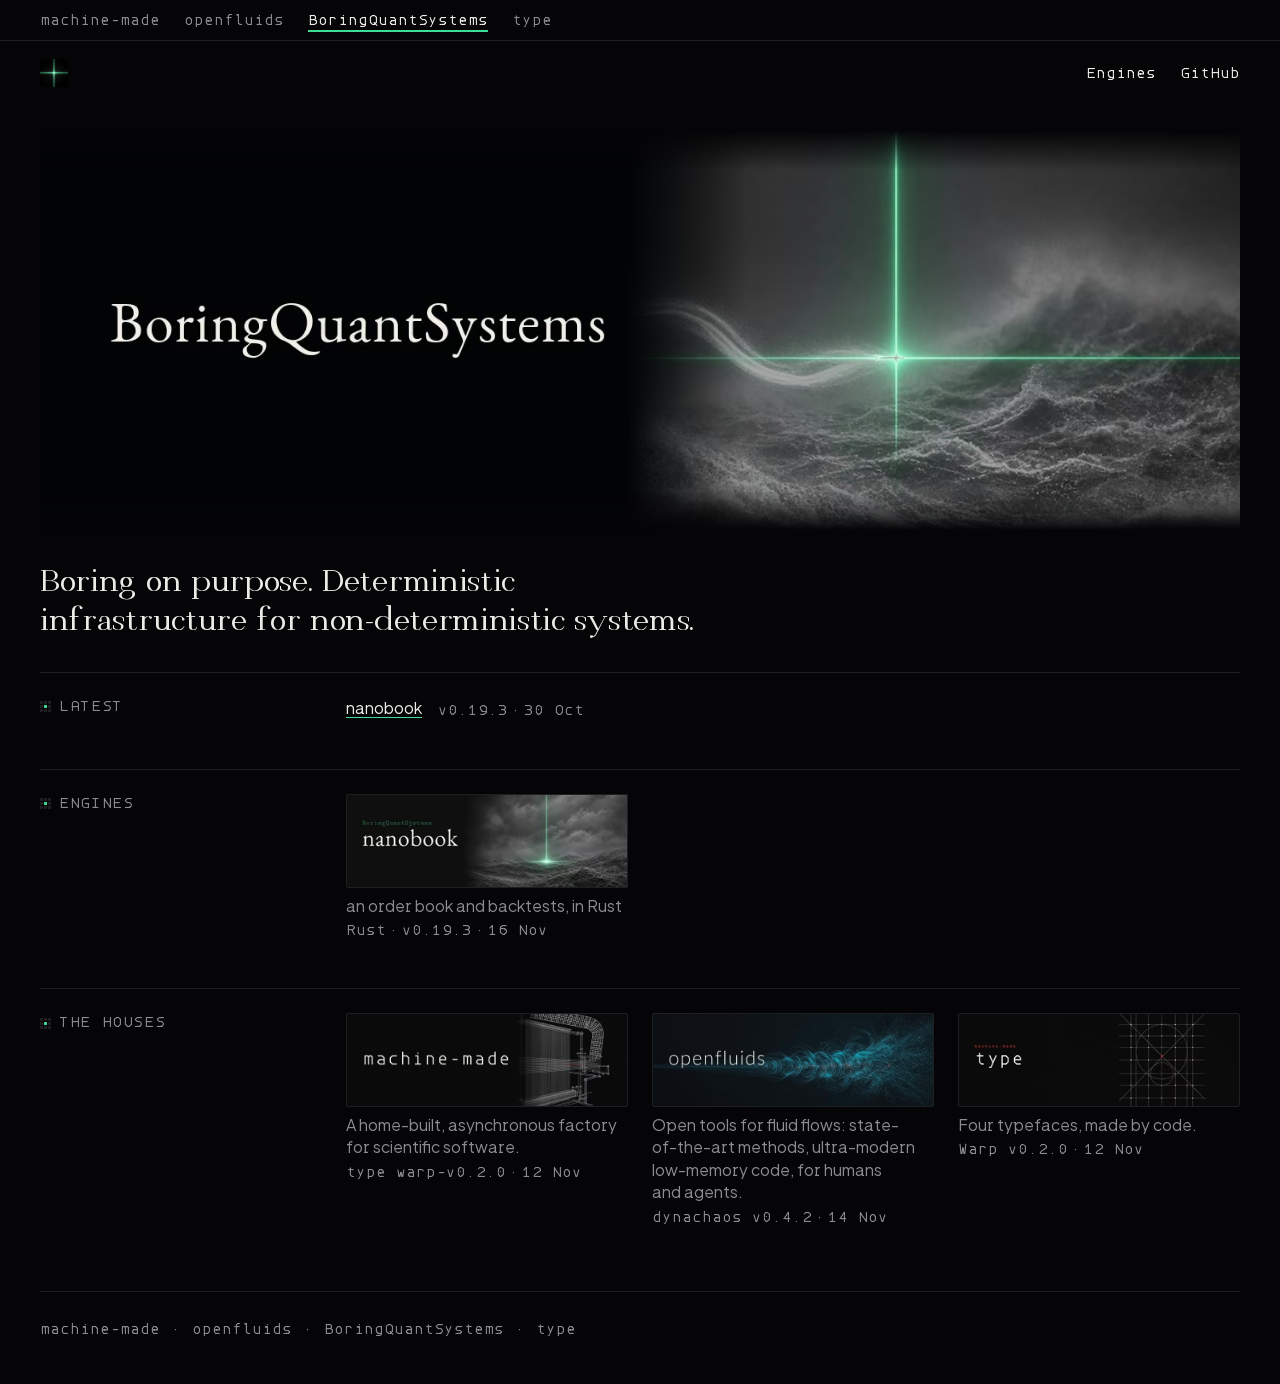
<file: docs/index.html>
<!doctype html>
<html lang="en"><head><meta charset="utf-8"><meta name="viewport" content="width=device-width, initial-scale=1, viewport-fit=cover"><title>BoringQuantSystems</title><meta name="description" content="Boring on purpose. Deterministic infrastructure for non-deterministic systems."><meta name="color-scheme" content="dark"><meta name="theme-color" content="#050507"><link rel="icon" href="img/icon.png" type="image/png" sizes="64x64"><link rel="apple-touch-icon" href="img/touch.png"><meta property="og:type" content="website"><meta property="og:title" content="BoringQuantSystems"><meta property="og:description" content="Boring on purpose. Deterministic infrastructure for non-deterministic systems."><meta property="og:url" content="https://boringquantsystems.github.io/"><meta property="og:image" content="https://boringquantsystems.github.io/og.jpg"><meta property="og:image:width" content="1200"><meta property="og:image:height" content="630"><meta property="og:image:alt" content="BoringQuantSystems"><meta name="twitter:card" content="summary_large_image"><link rel="preload" href="fonts/warp.woff2" as="font" type="font/woff2" crossorigin><link rel="preload" as="image" type="image/avif" fetchpriority="high" imagesizes="(min-width: 1264px) 1200px, calc(100vw - 32px)" imagesrcset="img/banner-boringquantsystems-704.avif 704w, img/banner-boringquantsystems-1408.avif 1408w"><style>@font-face{font-family:"mm Weft";src:url(fonts/weft.woff2) format("woff2");font-weight:100 900;font-style:normal;font-display:swap}@font-face{font-family:"mm Sans";src:url(fonts/sans.woff2) format("woff2");font-weight:200 800;font-style:normal;font-display:swap}@font-face{font-family:"mm Warp";src:url(fonts/warp.woff2) format("woff2");font-weight:400;font-style:normal;font-display:swap}
:root{--ground:#050507;--surface:#0e0e11;--line:#1f1f23;--text:#ecebe6;--muted:#8b8b90;--accent:#3ddc97}</style><style>:root {
  --step--1: 0.8rem;
  --step-0: 1rem;
  --step-1: 1.25rem;
  --step-2: 1.5625rem;
  --step-3: 1.953rem;
  --step-4: 2.441rem;
  --step-5: 3.052rem;
  --t-line: clamp(1.5625rem, 1.391rem + 0.702vw, 1.953rem);
  --t-display: clamp(1.953rem, 1.472rem + 1.975vw, 3.052rem);
  --sp-1: 4px; --sp-2: 8px; --sp-3: 12px; --sp-4: 16px; --sp-5: 24px; --sp-6: 32px; --sp-7: 48px; --sp-8: 64px; --sp-9: 96px;
  --side: var(--sp-4);
  --gutter: var(--sp-5);
  --max: 1200px;
  --bar1: 40px;
  --bar2: 64px;
  --b1h: 41px;
  --f-weft: "mm Weft", ui-monospace, monospace;
  --f-sans: "mm Sans", system-ui, sans-serif;
  --f-heddle: "mm Heddle", "mm Sans", system-ui, sans-serif;
  --f-warp: "mm Warp", serif;
  --ease: cubic-bezier(0.2, 0, 0, 1);
}
@media (min-width: 720px) { :root { --side: var(--sp-5); } }
@media (min-width: 1100px) { :root { --side: var(--sp-6); } }
*, *::before, *::after { box-sizing: border-box; }
html { color-scheme: dark; background: var(--ground); -webkit-text-size-adjust: 100%; text-size-adjust: 100%; -webkit-font-smoothing: antialiased; -moz-osx-font-smoothing: grayscale; scroll-padding-block-start: calc(var(--bar2) + var(--sp-4)); }
body { margin: 0; min-height: 100dvh; background: var(--ground); color: var(--text); font: 400 var(--step-0)/1.5 var(--f-sans); }
h1, h2, h3, p, ul, ol, figure { margin: 0; }
ul, ol { padding: 0; list-style: none; }
img { display: block; max-width: 100%; height: auto; }
a { color: inherit; text-decoration: none; }
:focus-visible { outline: 2px solid var(--accent); outline-offset: 3px; border-radius: 2px; }
.wrap { width: 100%; max-width: calc(var(--max) + 2 * var(--side)); margin-inline: auto; padding-left: max(var(--side), env(safe-area-inset-left)); padding-right: max(var(--side), env(safe-area-inset-right)); }
.vh { position: absolute; width: 1px; height: 1px; overflow: hidden; clip-path: inset(50%); white-space: nowrap; }
.skip { position: absolute; top: calc(-1 * var(--sp-8)); left: var(--sp-4); z-index: 10; padding: var(--sp-2) var(--sp-4); background: var(--text); color: var(--ground); font: 400 var(--step--1)/1 var(--f-weft); }
.skip:focus { top: var(--sp-2); }
.n { font-family: var(--f-weft); font-variant-numeric: tabular-nums; font-feature-settings: "ss01" 1; }
.b1 { border-bottom: 1px solid var(--line); }
.b1 ul { display: flex; align-items: center; gap: var(--sp-5); height: var(--bar1); font: 400 var(--step--1)/1 var(--f-weft); white-space: nowrap; overflow-x: auto; scrollbar-width: none; }
.b1 ul::-webkit-scrollbar { display: none; }
.b1 li { flex: none; height: 100%; }
.b1 a, .b1 span { display: inline-flex; align-items: center; height: 100%; color: var(--muted); }
@media (hover: hover) { .b1 a:hover { color: var(--text); } }
.b1 [aria-current] { color: var(--text); text-decoration: underline 2px var(--accent); text-underline-offset: 6px; }
.b2 { position: sticky; top: 0; z-index: 5; background: var(--ground); border-bottom: 1px solid transparent; }
@media (prefers-reduced-motion: no-preference) {
  @supports (animation-timeline: scroll()) {
    .b2 { animation: b2-line linear both; animation-timeline: scroll(root); animation-range: var(--b1h) calc(var(--b1h) + 1px); }
    @keyframes b2-line { to { border-bottom-color: var(--line); } }
  }
}
.b2 .wrap { display: flex; align-items: center; justify-content: space-between; gap: var(--sp-5); height: var(--bar2); }
.logo { display: inline-flex; align-items: center; gap: var(--sp-3); flex: none; color: var(--text); }
.logo img, .logo svg { width: 28px; height: 28px; border-radius: 4px; }
.logo svg { fill: currentColor; border-radius: 0; }
.logo .r { fill: var(--accent); }
.wm { font: 650 var(--step-2)/1 var(--f-heddle); letter-spacing: -0.01em; font-stretch: 100%; }
.secs { display: flex; align-items: center; gap: var(--sp-5); min-width: 0; font: 400 var(--step--1)/1 var(--f-weft); white-space: nowrap; overflow-x: auto; scrollbar-width: none; }
.secs::-webkit-scrollbar { display: none; }
.secs a { display: inline-flex; align-items: center; height: 44px; position: relative; flex: none; }
@media (hover: hover) { .secs a:hover { color: var(--muted); } }
.secs [aria-current]::after { content: ""; position: absolute; left: 0; right: 0; bottom: var(--sp-2); height: 2px; background: var(--accent); }
@media (max-width: 719px) {
  .b1 ul { flex-wrap: wrap; height: auto; column-gap: var(--sp-4); row-gap: 0; padding-block: var(--sp-1); overflow: visible; }
  .b1 li { height: 44px; }
  :root { --b1h: 97px; }
  .logo { min-height: 44px; }
  .secs { -webkit-mask-image: linear-gradient(90deg, #000 calc(100% - var(--sp-6)), transparent); mask-image: linear-gradient(90deg, #000 calc(100% - var(--sp-6)), transparent); padding-right: var(--sp-6); }
  .b2 .wrap { justify-content: flex-start; gap: var(--sp-4); }
  .secs { gap: var(--sp-4); }
}
.banner { margin-top: var(--sp-5); }
.banner img { width: 100%; aspect-ratio: 1408 / 469; object-fit: cover; -webkit-mask-image: linear-gradient(transparent, #000 10%, #000 90%, transparent); mask-image: linear-gradient(transparent, #000 10%, #000 90%, transparent); }
@media (max-width: 719px) { .banner img { aspect-ratio: 1240 / 469; } }
.line { margin-top: var(--sp-6); max-width: 28em; font-weight: 400; font-size: var(--t-line); line-height: 1.25; text-wrap: pretty; hyphens: none; }
@media (min-width: 720px) { .line { text-wrap: balance; } }
.line.weft { font-family: var(--f-weft); }
.line.heddle { font-family: var(--f-heddle); font-weight: 400; letter-spacing: -0.01em; }
.line.warp { font-family: var(--f-warp); letter-spacing: -0.01em; }
.nb { white-space: nowrap; }
.warp { font-variant-numeric: oldstyle-nums proportional-nums; }
.warp .sc { font-variant-caps: all-small-caps; letter-spacing: 0.04em; }
.fit1 { white-space: nowrap; }
@media (max-width: 519px) { .heddle.fit1, .wm { font-stretch: 80%; } }
.row { display: grid; grid-template-columns: repeat(12, minmax(0, 1fr)); column-gap: var(--gutter); margin-top: var(--sp-7); padding-top: var(--sp-5); border-top: 1px solid var(--line); }
.row.tight { margin-top: var(--sp-6); }
.row > * { grid-column: 4 / 13; min-width: 0; }
.row > .lbl { grid-column: 1 / 4; }
.lbl { display: flex; align-items: center; align-self: start; gap: var(--sp-2); min-height: 20px; font: 400 var(--step--1)/1.4 var(--f-weft); letter-spacing: 0.05em; text-transform: uppercase; color: var(--muted); }
.mk { flex: none; width: 11px; height: 11px; }
.mk .o { fill: var(--line); }
.mk .on { fill: var(--accent); }
@media (max-width: 859px) {
  .row > *, .row > .lbl { grid-column: 1 / -1; }
  .row > .lbl { margin-bottom: var(--sp-4); }
}
.grid { display: grid; grid-template-columns: repeat(3, minmax(0, 1fr)); gap: var(--sp-6) var(--gutter); }
.grid.g2 { grid-template-columns: repeat(2, minmax(0, 1fr)); }
@media (max-width: 999px) { .grid { grid-template-columns: repeat(2, minmax(0, 1fr)); } }
@media (min-width: 520px) { .grid.g3 { grid-template-columns: repeat(3, minmax(0, 1fr)); } }
@media (max-width: 519px) { .grid, .grid.g2 { grid-template-columns: minmax(0, 1fr); gap: var(--sp-5); } }
.plate { display: grid; align-content: start; min-width: 0; }
.pic { display: block; border-radius: 2px; }
.pic img, .tile { width: 100%; aspect-ratio: 3 / 1; object-fit: cover; border-radius: 2px; outline: 1px solid var(--line); outline-offset: -1px; }
.ds { margin-top: var(--sp-2); font: 400 var(--step-0)/1.4 var(--f-sans); color: var(--muted); text-wrap: pretty; }
.facts { margin-top: var(--sp-1); font: 400 var(--step--1)/1.4 var(--f-weft); color: var(--muted); font-variant-numeric: tabular-nums; font-feature-settings: "ss01" 1; font-variation-settings: "FRAG" 0; }
.facts { overflow: hidden; }
.facts > span { display: inline-flex; flex-wrap: wrap; margin-left: calc(-1 * var(--sp-4)); }
.facts > span > span { white-space: nowrap; }
.facts > span > span::before { content: "\00b7"; display: inline-block; width: var(--sp-4); text-align: center; }
a.u, .ds a { color: var(--text); text-decoration: underline 1px var(--accent); text-underline-offset: 0.2em; text-decoration-thickness: from-font; }
.ds a { display: inline-block; padding-block: var(--sp-3); margin-block: calc(-1 * var(--sp-3)); }
@media (hover: hover) {
  .plate:hover .pic img, .plate:hover .tile { filter: brightness(1.02); }
  .plate:hover .facts { font-variation-settings: "FRAG" 40; }
}
.plate:focus-within .facts { font-variation-settings: "FRAG" 40; }
@media (prefers-reduced-motion: no-preference) {
  .pic img, .tile { transition: filter 240ms var(--ease); }
  .facts { transition: font-variation-settings 240ms var(--ease); }
}
@media (prefers-reduced-motion: reduce) { .plate:focus-within .facts { font-variation-settings: "FRAG" 0; } }
@media (hover: hover) and (prefers-reduced-motion: reduce) { .plate:hover .facts { font-variation-settings: "FRAG" 0; } }
.latest { display: grid; grid-template-columns: repeat(3, minmax(0, 1fr)); gap: var(--sp-4) var(--gutter); }
.latest.n4 { grid-template-columns: repeat(4, minmax(0, 1fr)); }
.latest.n1 { grid-template-columns: minmax(0, 1fr); }
.latest.n2 { grid-template-columns: repeat(3, minmax(0, 1fr)); }
.latest.n1 li { grid-template-columns: auto auto; justify-content: start; align-items: baseline; gap: var(--sp-4); }
.latest li { display: grid; gap: var(--sp-1); min-width: 0; }
.latest a { justify-self: start; color: var(--text); text-decoration: underline 1px var(--accent); text-underline-offset: 0.2em; text-decoration-thickness: from-font; }
.latest .facts { margin-top: 0; }
@media (max-width: 859px) { .latest.n4 { grid-template-columns: repeat(2, minmax(0, 1fr)); } }
@media (max-width: 519px) {
  .latest, .latest.n1, .latest.n2, .latest.n4 { grid-template-columns: minmax(0, 1fr); gap: 0; border-top: 1px solid var(--line); }
  .latest li, .latest.n1 li { grid-template-columns: minmax(0, 1fr) auto; align-items: baseline; gap: var(--sp-4); padding-block: var(--sp-3); border-bottom: 1px solid var(--line); }
  .latest a { padding-block: var(--sp-3); margin-block: calc(-1 * var(--sp-3)); }
}
footer { margin-top: var(--sp-8); padding-bottom: max(var(--sp-6), env(safe-area-inset-bottom)); }
footer .fl { padding-top: var(--sp-4); border-top: 1px solid var(--line); overflow: hidden; }
footer ul { display: flex; flex-wrap: wrap; align-items: center; margin-left: calc(-1 * var(--sp-6)); font: 400 var(--step--1)/1 var(--f-weft); color: var(--muted); }
footer li { display: inline-flex; align-items: center; }
footer li::before { content: "\00b7"; width: var(--sp-6); text-align: center; }
footer a { display: inline-flex; align-items: center; min-height: 44px; }
@media (hover: hover) { footer a:hover { color: var(--text); } }
.tester { display: grid; gap: 0; }
.trow { display: grid; grid-template-columns: repeat(12, minmax(0, 1fr)); column-gap: var(--gutter); padding-block: var(--sp-4); border-bottom: 1px solid var(--line); }
.trow:first-child { padding-top: 0; }
.tmeta { grid-column: 1 / 4; display: grid; align-content: start; gap: var(--sp-2); font: 400 var(--step--1)/1.4 var(--f-weft); color: var(--muted); }
.tmeta b { font-weight: 400; color: var(--text); }
.tline { grid-column: 4 / 13; min-width: 0; font-size: var(--t-display); line-height: 1.1; overflow-wrap: break-word; outline-offset: var(--sp-1); caret-color: var(--text); }
.tline.weft { font-family: var(--f-weft); }
.tline.sans { font-family: var(--f-sans); letter-spacing: -0.01em; }
.tline.heddle { font-family: var(--f-heddle); letter-spacing: -0.01em; }
.tline.warp { font-family: var(--f-warp); }
.full .tline.weft { font-family: "mm Weft Full", var(--f-weft); }
.full .tline.sans { font-family: "mm Sans Full", var(--f-sans); }
.full .tline.heddle { font-family: "mm Heddle Full", var(--f-heddle); }
.full .tline.warp { font-family: "mm Warp Full", var(--f-warp); }
.tin { display: none; width: 100%; padding: var(--sp-3) var(--sp-4); border: 1px solid var(--line); border-radius: 2px; background: var(--surface); color: var(--text); font: 400 var(--step-0)/1.5 var(--f-sans); }
.tin::placeholder { color: var(--muted); }
.js .tin { display: block; }
.tester { grid-column: 1 / 13; margin-top: var(--sp-5); }
.ctl { display: none; grid-template-columns: minmax(0, 1fr) 3.5em; align-items: center; gap: var(--sp-2); }
.js .ctl { display: grid; }
.ctl span { grid-column: 1 / -1; }
.ctl input { width: 100%; margin: 0; accent-color: var(--text); }
.ctl output { text-align: end; color: var(--text); }
@media (max-width: 859px) {
  .tmeta, .tline { grid-column: 1 / -1; }
  .tmeta { grid-template-columns: repeat(auto-fill, minmax(140px, 1fr)); margin-bottom: var(--sp-3); }
  .tmeta b { grid-column: 1 / -1; }
}
.tile { display: grid; align-items: center; justify-items: start; padding-inline: var(--sp-5); background: var(--surface); color: var(--text); overflow: hidden; white-space: nowrap; font-size: var(--step-4); line-height: 1; }
.tile.weft { font-family: var(--f-weft); font-feature-settings: "ss01" 1; }
.tile.sans { font-family: var(--f-sans); font-weight: 500; letter-spacing: -0.02em; }
.tile.heddle { font-family: var(--f-heddle); font-weight: 700; }
.tile.warp { font-family: var(--f-warp); }
@media (max-width: 389px) { .tile { font-size: var(--step-3); } .heddle.fit1 { font-stretch: 70%; } }
.table { border-top: 1px solid var(--line); }
.table li { display: grid; grid-template-columns: 120px minmax(0, 1fr); gap: var(--sp-4); padding-block: var(--sp-3); border-bottom: 1px solid var(--line); }
.table .k { font: 400 var(--step--1)/1.9 var(--f-weft); color: var(--muted); }
.table p { max-width: 66ch; }
.more { margin-top: var(--sp-5); }
@media (max-width: 519px) { .table li { grid-template-columns: minmax(0, 1fr); gap: 0; } }
.nf { min-height: 50dvh; }
.nf p + p { margin-top: var(--sp-4); }
</style></head>
<body><a class="skip" href="#main">Skip to content</a><nav class="b1" aria-label="Sites"><ul class="wrap"><li><a href="https://machine-made.github.io/">machine-made</a></li><li><a href="https://openfluids.github.io/">openfluids</a></li><li><span aria-current="page">BoringQuantSystems</span></li><li><a href="https://machine-made.github.io/type/">type</a></li></ul></nav><header class="b2"><div class="wrap"><a class="logo" href="./" aria-label="BoringQuantSystems home"><img src="img/avatar.png" width="28" height="28" alt=""></a><nav class="secs" aria-label="Sections"><a href="#g-engines">Engines</a><a href="https://github.com/BoringQuantSystems">GitHub</a></nav></div></header><main id="main" class="wrap"><h1 class="banner"><picture><source type="image/avif" srcset="img/banner-boringquantsystems-704.avif 704w, img/banner-boringquantsystems-1408.avif 1408w" sizes="(min-width: 1264px) 1200px, calc(100vw - 32px)"><img src="img/banner-boringquantsystems-1408.jpg" srcset="img/banner-boringquantsystems-704.jpg 704w, img/banner-boringquantsystems-1408.jpg 1408w" sizes="(min-width: 1264px) 1200px, calc(100vw - 32px)" width="1408" height="469" alt="BoringQuantSystems" decoding="async" fetchpriority="high"></picture></h1><p class="line warp">Boring on purpose. Deterministic infrastructure for <span class="nb">non-deterministic</span> systems.</p><section class="row tight" aria-labelledby="g-latest"><h2 class="lbl" id="g-latest"><svg class="mk" viewBox="0 0 30 30" aria-hidden="true" focusable="false"><rect class="o" x="0" y="0" width="8" height="8"/><rect class="o" x="11" y="0" width="8" height="8"/><rect class="o" x="22" y="0" width="8" height="8"/><rect class="o" x="0" y="11" width="8" height="8"/><rect class="on" x="11" y="11" width="8" height="8"/><rect class="o" x="22" y="11" width="8" height="8"/><rect class="o" x="0" y="22" width="8" height="8"/><rect class="o" x="11" y="22" width="8" height="8"/><rect class="o" x="22" y="22" width="8" height="8"/></svg><span>Latest</span></h2><ol class="latest n1"><li><a href="https://github.com/BoringQuantSystems/nanobook/releases/tag/v0.19.3">nanobook</a><p class="facts"><span><span>v0.19.3</span><span><time datetime="2026-10-30">30 Oct</time></span></span></p></li></ol></section><section class="row" aria-labelledby="g-engines"><h2 class="lbl" id="g-engines"><svg class="mk" viewBox="0 0 30 30" aria-hidden="true" focusable="false"><rect class="o" x="0" y="0" width="8" height="8"/><rect class="o" x="11" y="0" width="8" height="8"/><rect class="o" x="22" y="0" width="8" height="8"/><rect class="o" x="0" y="11" width="8" height="8"/><rect class="on" x="11" y="11" width="8" height="8"/><rect class="o" x="22" y="11" width="8" height="8"/><rect class="o" x="0" y="22" width="8" height="8"/><rect class="o" x="11" y="22" width="8" height="8"/><rect class="o" x="22" y="22" width="8" height="8"/></svg><span>Engines</span></h2><ul class="grid"><li class="plate"><a class="pic" href="https://github.com/BoringQuantSystems/nanobook" aria-label="nanobook"><picture><source type="image/avif" srcset="img/nanobook-352.avif 352w, img/nanobook-704.avif 704w" sizes="(min-width: 1264px) 282px, (min-width: 1000px) 22vw, (min-width: 520px) 46vw, calc(100vw - 32px)"><img src="img/nanobook-704.jpg" srcset="img/nanobook-352.jpg 352w, img/nanobook-704.jpg 704w" sizes="(min-width: 1264px) 282px, (min-width: 1000px) 22vw, (min-width: 520px) 46vw, calc(100vw - 32px)" width="704" height="235" alt="" loading="lazy" decoding="async"></picture></a><p class="ds">an order book and backtests, in Rust</p><p class="facts"><span><span>Rust</span><span>v0.19.3</span><span><time datetime="2026-11-16">16 Nov</time></span></span></p></li></ul></section><section class="row" aria-labelledby="g-houses"><h2 class="lbl" id="g-houses"><svg class="mk" viewBox="0 0 30 30" aria-hidden="true" focusable="false"><rect class="o" x="0" y="0" width="8" height="8"/><rect class="o" x="11" y="0" width="8" height="8"/><rect class="o" x="22" y="0" width="8" height="8"/><rect class="o" x="0" y="11" width="8" height="8"/><rect class="on" x="11" y="11" width="8" height="8"/><rect class="o" x="22" y="11" width="8" height="8"/><rect class="o" x="0" y="22" width="8" height="8"/><rect class="o" x="11" y="22" width="8" height="8"/><rect class="o" x="22" y="22" width="8" height="8"/></svg><span>The houses</span></h2><ul class="grid g3"><li class="plate"><a class="pic" href="https://machine-made.github.io/" aria-label="machine-made"><picture><source type="image/avif" srcset="img/banner-machine-made-704.avif 704w, img/banner-machine-made-1408.avif 1408w" sizes="(min-width: 1264px) 282px, (min-width: 1000px) 22vw, (min-width: 520px) 46vw, calc(100vw - 32px)"><img src="img/banner-machine-made-1408.jpg" srcset="img/banner-machine-made-704.jpg 704w, img/banner-machine-made-1408.jpg 1408w" sizes="(min-width: 1264px) 282px, (min-width: 1000px) 22vw, (min-width: 520px) 46vw, calc(100vw - 32px)" width="1408" height="469" alt="" loading="lazy" decoding="async"></picture></a><p class="ds">A home-built, asynchronous factory for scientific software.</p><p class="facts"><span><span>type warp-v0.2.0</span><span><time datetime="2026-11-12">12 Nov</time></span></span></p></li><li class="plate"><a class="pic" href="https://openfluids.github.io/" aria-label="openfluids"><picture><source type="image/avif" srcset="img/banner-openfluids-704.avif 704w, img/banner-openfluids-1408.avif 1408w" sizes="(min-width: 1264px) 282px, (min-width: 1000px) 22vw, (min-width: 520px) 46vw, calc(100vw - 32px)"><img src="img/banner-openfluids-1408.jpg" srcset="img/banner-openfluids-704.jpg 704w, img/banner-openfluids-1408.jpg 1408w" sizes="(min-width: 1264px) 282px, (min-width: 1000px) 22vw, (min-width: 520px) 46vw, calc(100vw - 32px)" width="1408" height="469" alt="" loading="lazy" decoding="async"></picture></a><p class="ds">Open tools for fluid flows: state-of-the-art methods, ultra-modern low-memory code, for humans and agents.</p><p class="facts"><span><span>dynachaos v0.4.2</span><span><time datetime="2026-11-14">14 Nov</time></span></span></p></li><li class="plate"><a class="pic" href="https://machine-made.github.io/type/" aria-label="type"><picture><source type="image/avif" srcset="img/type-352.avif 352w, img/type-704.avif 704w" sizes="(min-width: 1264px) 282px, (min-width: 1000px) 22vw, (min-width: 520px) 46vw, calc(100vw - 32px)"><img src="img/type-704.jpg" srcset="img/type-352.jpg 352w, img/type-704.jpg 704w" sizes="(min-width: 1264px) 282px, (min-width: 1000px) 22vw, (min-width: 520px) 46vw, calc(100vw - 32px)" width="704" height="235" alt="" loading="lazy" decoding="async"></picture></a><p class="ds">Four typefaces, made by code.</p><p class="facts"><span><span>Warp v0.2.0</span><span><time datetime="2026-11-12">12 Nov</time></span></span></p></li></ul></section></main><footer class="wrap"><div class="fl"><ul><li><a href="https://machine-made.github.io/">machine-made</a></li><li><a href="https://openfluids.github.io/">openfluids</a></li><li><a href="https://boringquantsystems.github.io/">BoringQuantSystems</a></li><li><a href="https://machine-made.github.io/type/">type</a></li></ul></div></footer></body></html>
</file>
